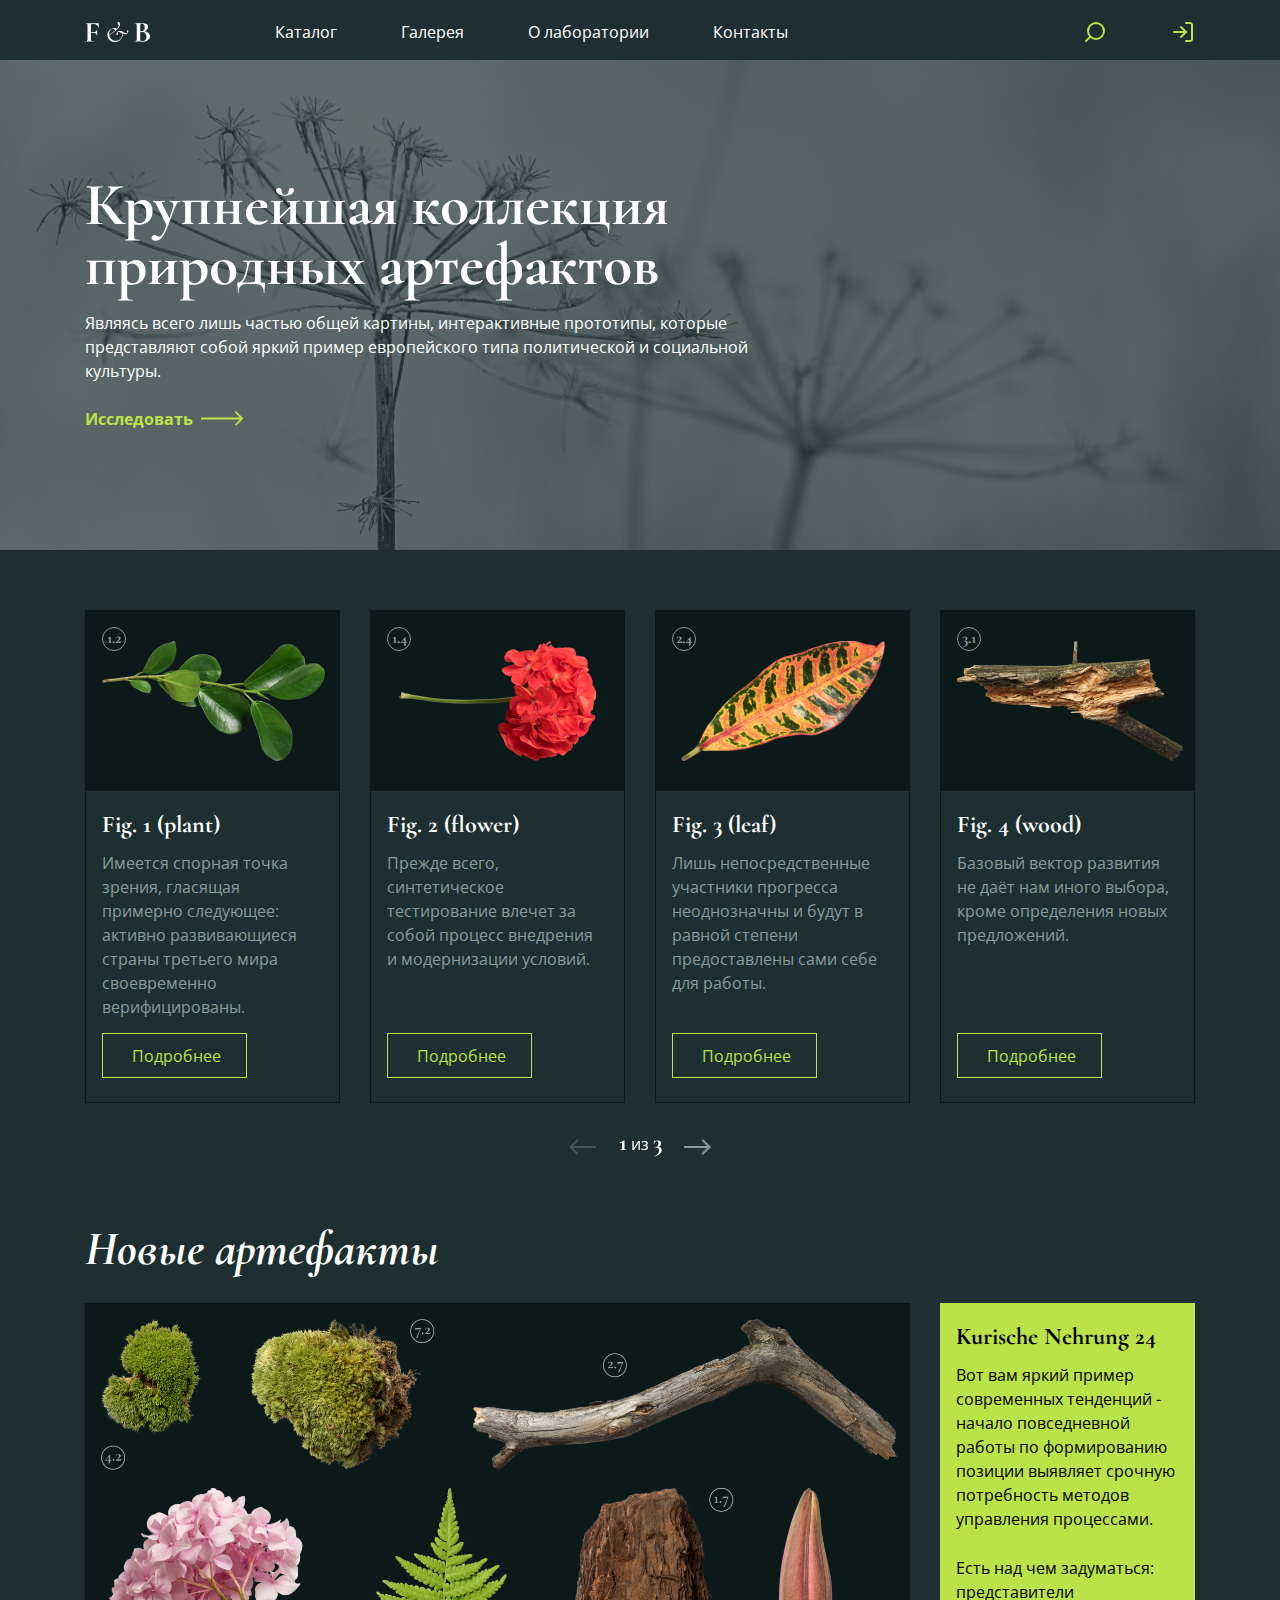
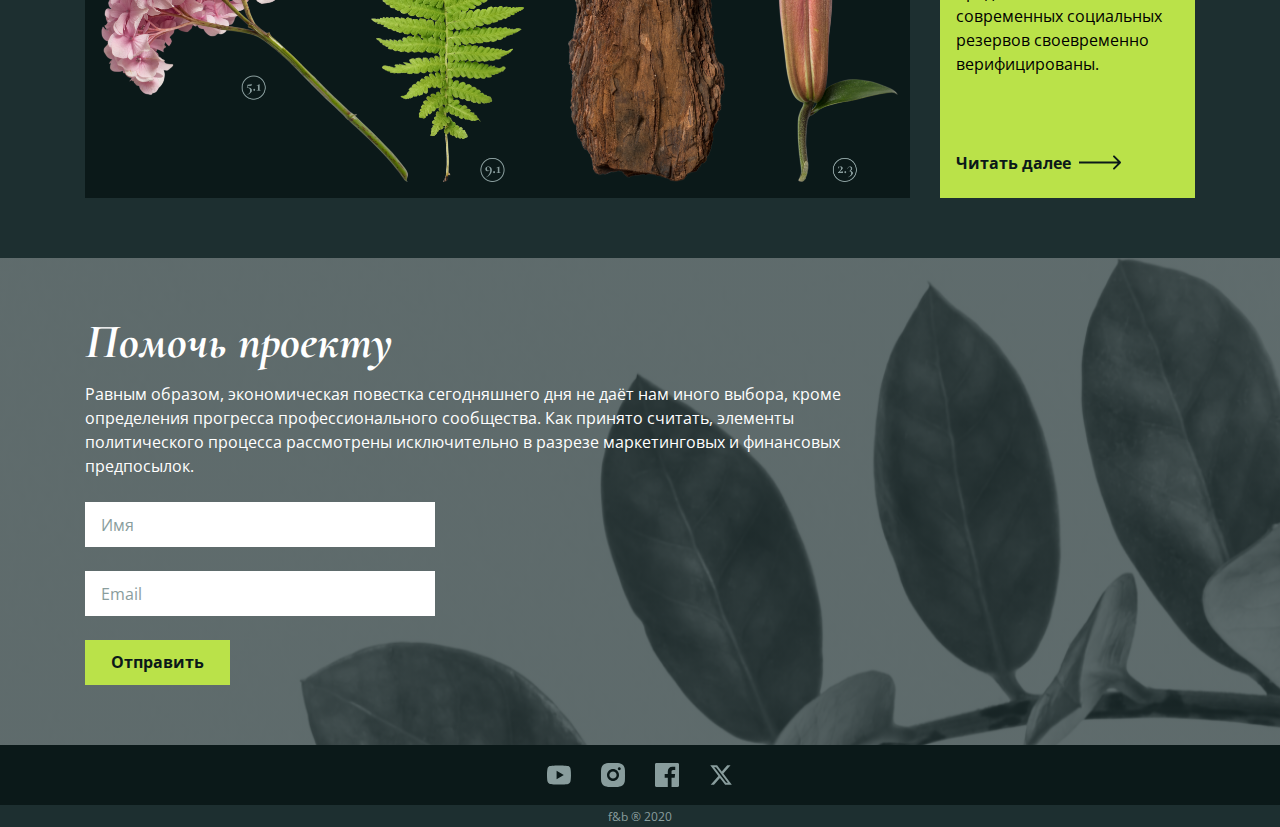
<file: index.html>
<!DOCTYPE html>
<html lang="en">
<head>
    <meta charset="UTF-8">
    <meta http-equiv="X-UA-Compatible" content="IE=edge">
    <meta name="viewport" content="width=device-width, initial-scale=1.0">
    <link rel="stylesheet" href="https://cdn.jsdelivr.net/npm/swiper@11/swiper-bundle.min.css"/>
    <script src="https://cdn.jsdelivr.net/npm/swiper@11/swiper-bundle.min.js"></script>
    <link rel="icon" type="image/png" href="img/leaf.png">
    <link rel="stylesheet" href="css/style.min.css">
    <title>Collection</title>
</head>
<body>
    <header class="header">
        <div class="container header__container">
            <a href="#" class="header__logo">
                <img src="img/logo.svg" alt="logo">
            </a>

            <nav class="header__navigation">
                <ul class="header__menulist">
                    <li class="header__menuelement"><a href="#" class="header__link">Каталог</a></li>
                    <li class="header__menuelement"><a href="#" class="header__link">Галерея</a></li>
                    <li class="header__menuelement"><a href="#" class="header__link">О лаборатории</a></li>
                    <li class="header__menuelement"><a href="#" class="header__link">Контакты</a></li>
                </ul>
            </nav>

            <div class="header__icons">
                <a href="#" class="header__ico">
                    <svg viewBox="0 0 24 24" width="24" height="24" fill="none">
                        <use href="img/sprite.svg#search"></use>
                    </svg>
                </a>

                <a href="#" class="header__ico">
                    <svg viewBox="0 0 24 24" width="24" height="24" fill="none">
                        <use href="img/sprite.svg#log-in"></use>
                    </svg>
                </a>
            </div>
        </div>
    </header>
    <main>
        <section class="promo">
            <div class="container promo__container">
                <div class="promo__wrapper">
                    <h1 class="title title_one">Крупнейшая коллекция природных артефактов</h1>
                    <div class="promo__subtitle">Являясь всего лишь частью общей картины, интерактивные прототипы, которые представляют собой яркий пример европейского типа политической и социальной культуры.</div>
                    <a href="#" class="promo__isled">Исследовать 
                        <svg viewBox="0 0 42 23" width="42" height="23" fill="none">
                            <use href="img/sprite.svg#big-arrow"></use>
                        </svg>
                    </a>
                </div>
            </div>
        </section>

        <section class="cards">
            <div class="container">
                <div class="swiper">
                    <div class="cards__wrapper swiper-wrapper">
                        <div class="cards__slid swiper-slide" style="width: 255px;">
                            <article class="cards__element">
                                <div class="cards__img">
                                    <img src="img/art1.png" alt="card">
                                    <div class="cards__number">1.2</div>
                                </div>
                                <div class="cards__content">
                                    <h3 class="cards__title">Fig. 1 (plant)</h3>
                                    <div class="cards__descr">Имеется спорная точка зрения, гласящая примерно следующее: активно развивающиеся страны третьего мира своевременно верифицированы.</div>
                                    <a class="cards__but" href="#">Подробнее</a>
                                </div>
                            </article>
                        </div>
                        <div class="cards__slid swiper-slide">
                            <article class="cards__element">
                                <div class="cards__img">
                                    <img src="img/art2.png" alt="card">
                                    <div class="cards__number">1.4</div>
                                </div>
                                <div class="cards__content">
                                    <h3 class="cards__title">Fig. 2 (flower)</h3>
                                    <div class="cards__descr">Прежде всего, синтетическое тестирование влечет за собой процесс внедрения и модернизации условий.</div>
                                    <a class="cards__but" href="#">Подробнее</a>
                                </div>
                            </article>
                        </div>
                        <div class="cards__slid swiper-slide">
                            <article class="cards__element">
                                <div class="cards__img">
                                    <img src="img/art3.png" alt="card">
                                    <div class="cards__number">2.4</div>
                                </div>
                                <div class="cards__content">
                                    <h3 class="cards__title">Fig. 3 (leaf)</h3>
                                    <div class="cards__descr">Лишь непосредственные участники прогресса неоднозначны и будут в равной степени предоставлены сами себе для работы.</div>
                                    <a class="cards__but" href="#">Подробнее</a>
                                </div>
                            </article>
                        </div>
                        <div class="cards__slid swiper-slide">
                            <article class="cards__element">
                                <div class="cards__img">
                                    <img src="img/art4.png" alt="card">
                                    <div class="cards__number">3.1</div>
                                </div>
                                <div class="cards__content">
                                    <h3 class="cards__title">Fig. 4 (wood)</h3>
                                    <div class="cards__descr">Базовый вектор развития не даёт нам иного выбора, кроме определения новых предложений.</div>
                                    <a class="cards__but" href="#">Подробнее</a>
                                </div>
                            </article>
                        </div>
                        <div class="cards__slid swiper-slide">
                            <article class="cards__element">
                                <div class="cards__img">
                                    <img src="img/art1.png" alt="card">
                                    <div class="cards__number">1.2</div>
                                </div>
                                <div class="cards__content">
                                    <h3 class="cards__title">Fig. 1 (plant)</h3>
                                    <div class="cards__descr">Имеется спорная точка зрения, гласящая примерно следующее: активно развивающиеся страны третьего мира своевременно верифицированы.</div>
                                    <a class="cards__but" href="#">Подробнее</a>
                                </div>
                            </article>
                        </div>
                        <div class="cards__slid swiper-slide">
                            <article class="cards__element">
                                <div class="cards__img">
                                    <img src="img/art2.png" alt="card">
                                    <div class="cards__number">1.4</div>
                                </div>
                                <div class="cards__content">
                                    <h3 class="cards__title">Fig. 2 (flower)</h3>
                                    <div class="cards__descr">Прежде всего, синтетическое тестирование влечет за собой процесс внедрения и модернизации условий.</div>
                                    <a class="cards__but" href="#">Подробнее</a>
                                </div>
                            </article>
                        </div>
                    </div>
                    <div class="swiper-control">
                        <button class="swiper-button-prev">
                            <svg viewBox="0 0 26 16" width="26" height="16" fill="none" id="tapP">
                                <use href="img/sprite.svg#slider-arrow"></use>
                            </svg>
                        </button>
                        <div class="swiper-pagination" id="pagination">
                        </div>
                        <button class="swiper-button-next">
                            <svg viewBox="0 0 26 16" width="26" height="16" fill="none">
                                <use href="img/sprite.svg#slider-arrow"></use>
                            </svg>
                        </button>
                    </div>
                </div>
            </div>
        </section>

        <section class="artifact">
            <div class="container artifact__container">
                <h2 class="title artifact__title">Новые артефакты</h2>
                <div class="artifact__wrapper">
                    <div class="artifact__post">
                        <img src="img/massa.png" alt="post">
                        <a href="#" class="artifact__scroll">Swipe to see more
                            <svg viewBox="0 0 42 23" width="42" height="23" fill="none">
                                <use href="img/sprite.svg#big-arrow"></use>
                            </svg>
                        </a>
                    </div>
                    <article class="artifact__card">
                        <h3 class="artifact__card-title">Kurische Nehrung 24</h3>
                        <div class="artifact__card-text">
                            <p class="artifact__card-abs">Вот вам яркий пример современных тенденций - начало повседневной работы по формированию позиции выявляет срочную потребность методов управления процессами.</p>
                            <p class="artifact__card-abs">Есть над чем задуматься: представители современных социальных резервов своевременно верифицированы.</p>
                        </div>
                        <a href="#" class="artifact__next">Читать далее
                            <svg viewBox="0 0 42 23" width="42" height="23" fill="none">
                                <use href="img/sprite.svg#big-arrow"></use>
                            </svg>
                        </a>
                    </article>
                </div>
            </div>
        </section>

        <section class="support">
            <div class="container support__container">
                <div class="support__wrapper">
                    <h2 class="title">Помочь проекту</h2>
                    <div class="support__text">Равным образом, экономическая повестка сегодняшнего дня не даёт нам иного выбора, кроме определения прогресса профессионального сообщества. Как принято считать, элементы политического процесса рассмотрены исключительно в разрезе маркетинговых и финансовых предпосылок.</div>
                    <form action="#" method="get" class="support__form">
                        <label class="support__input">
                            <input type="text" name="name" id="name" placeholder="Имя" required>
                        </label>
                        <label class="support__input">
                            <input type="email" name="email" id="email" placeholder="Email" required>
                        </label>
                        <button type="submit" class="support__but">Отправить</button>
                    </form>
                </div>
            </div>
        </section>
    </main>
    <footer class="footer">
        <div class="footer__top">
            <div class="footer__wrapper">
                <a href="#" class="footer__ico">
                    <svg viewBox="0 0 24 24" width="24" height="24" fill="none">
                        <use href="img/sprite.svg#youtube"></use>
                    </svg>
                </a>
                <a href="#" class="footer__ico">
                    <svg viewBox="0 0 24 24" width="24" height="24" fill="none">
                        <use href="img/sprite.svg#insta"></use>
                    </svg>
                </a>
                <a href="#" class="footer__ico">
                    <svg viewBox="0 0 24 24" width="24" height="24" fill="none">
                        <use href="img/sprite.svg#facebook"></use>
                    </svg>
                </a>
                <a href="#" class="footer__ico">
                    <svg viewBox="0 0 24 24" width="24" height="24" fill="none">
                        <use href="img/sprite.svg#twitter-x"></use>
                    </svg>
                </a>
            </div>
        </div>
        <div class="footer__bottom">f&b ® 2020</div>
    </footer>

    <script src="js/script.js"></script>
</body>
</html>
</file>
<file: css/style.min.css>
@font-face{font-family:OpenSans;font-display:swap;src:url("../fonts/OpenSans-Regular.woff2") format("woff2"),url("../fonts/OpenSans-Regular.woff") format("woff");font-weight:400;font-style:normal}@font-face{font-family:OpenSans;font-display:swap;src:url("../fonts/OpenSans-Bold.woff2") format("woff2"),url("../fonts/OpenSans-Bold.woff") format("woff");font-weight:700;font-style:normal}@font-face{font-family:Cormorant;font-display:swap;src:url("../fonts/Cormorant-Bold.woff2") format("woff2"),url("../fonts/Cormorant-Bold.woff") format("woff");font-weight:700;font-style:normal}@font-face{font-family:Cormorant;font-display:swap;src:url("../fonts/Cormorant-BoldItalic.woff2") format("woff2"),url("../fonts/Cormorant-BoldItalic.woff") format("woff");font-weight:700;font-style:italic}*{font-family:"OpenSans",sans-serif;margin:0;padding:0;-webkit-box-sizing:border-box;box-sizing:border-box;text-decoration:none;cursor:default}.container{max-width:1140px;padding:0 15px;margin:0 auto}@media(max-width: 1200px){.container{padding:0 32px}}.title{font-family:"Cormorant",sans-serif;font-size:48px;line-height:48px;font-weight:700;color:#fff;text-align:left;font-style:italic;margin-bottom:16px}.title_one{font-style:normal;font-size:60px;line-height:60px}@media(max-width: 991px){.title_one{font-size:50px;line-height:50px}}@media(max-width: 767px){.title_one{font-size:48px;line-height:48px}}@media(max-width: 543px){.title_one{margin-bottom:30px}}.header{height:60px;position:relative;background-color:#1d2f30;padding:20px 0}.header__container{display:-webkit-box;display:-ms-flexbox;display:flex;-webkit-box-align:center;-ms-flex-align:center;align-items:center}.header__logo{width:65px;height:20px;margin-right:125px}.header__logo img{height:100%}.header__navigation{margin-right:auto}.header__menulist{display:-webkit-box;display:-ms-flexbox;display:flex;-webkit-box-align:center;-ms-flex-align:center;align-items:center;list-style-type:none}.header__menuelement{margin-right:64px}.header__menuelement:last-child{margin-right:0}.header__link{color:#fff;text-decoration:none;cursor:pointer;-webkit-transition:.3s all;transition:.3s all}.header__link:hover{color:#bae249}.header__link:active{color:#688b05}.header__link:focus-visible{outline:1px solid #bae249;outline-offset:2px}.header__icons{display:-webkit-box;display:-ms-flexbox;display:flex;-webkit-box-align:center;-ms-flex-align:center;align-items:center}.header__ico{display:block;margin-right:64px}.header__ico:last-child{margin-right:0}.header__ico:focus-visible{outline:1px solid #bae249}.header__ico svg{cursor:pointer;display:block;stroke:#bae249;-webkit-transition:.3s all;transition:.3s all}.header__ico svg:hover{stroke:#688b05}.header__ico svg use{cursor:pointer}@media(max-width: 991px){.header__logo{margin-right:50px}.header__menuelement{margin-right:25px}}@media(max-width: 767px){.header__logo{margin-right:auto}.header__navigation{position:absolute;margin-right:0;bottom:-40px;left:50%;-webkit-transform:translateX(-50%);transform:translateX(-50%)}.header__menuelement{margin-right:32px}.header__link{white-space:nowrap}}@media(max-width: 462px){.header__navigation{width:100%;overflow:auto;white-space:nowrap;scrollbar-width:none;left:0;-webkit-transform:translateX(0);transform:translateX(0);padding:0 32px}.header__menulist{width:414px}.header__ico{margin-right:32px}}.promo{min-height:490px;background:-webkit-gradient(linear, left top, left bottom, from(rgba(29, 47, 48, 0.7)), to(rgba(29, 47, 48, 0.7))),url(../img/bg1.webp) center center/cover no-repeat;background:linear-gradient(rgba(29, 47, 48, 0.7), rgba(29, 47, 48, 0.7)),url(../img/bg1.webp) center center/cover no-repeat;padding:115px 0}.promo__wrapper{max-width:688px}.promo__subtitle{font-size:16px;font-weight:400;line-height:24px;text-align:left;color:#fff;margin-bottom:24px}.promo__isled{display:-webkit-box;display:-ms-flexbox;display:flex;-webkit-box-align:center;-ms-flex-align:center;align-items:center;width:160px;font-size:16px;font-weight:700;line-height:22px;text-align:left;color:#bae249;text-decoration:none;-webkit-transition:.3s all;transition:.3s all;cursor:pointer}.promo__isled svg{fill:#bae249;-webkit-transition:.3s all;transition:.3s all;margin-left:8px;width:42px;height:23px;cursor:pointer}.promo__isled:focus-visible{outline:1px solid #bae249}.promo__isled:hover{color:#688b05}.promo__isled:hover svg{fill:#688b05}@media(max-width: 991px){.promo{min-height:430px;padding:90px 0}}@media(max-width: 767px){.promo{padding:70px 0}}@media(max-width: 543px){.promo{min-height:240px;padding:68px 0 30px}.promo__subtitle{display:none}}.cards{min-height:615px;padding-top:60px;background-color:#1d2f30}.cards__element{display:-webkit-box;display:-ms-flexbox;display:flex;-webkit-box-orient:vertical;-webkit-box-direction:normal;-ms-flex-direction:column;flex-direction:column;min-width:255px;min-height:493px;background-color:#1d2f30;border:1px solid #0b1919}.cards__img{text-align:center;position:relative;padding:30px 16px;width:100%;height:180px;background-color:#0b1919}.cards__number{position:absolute;top:16px;left:16px;width:24px;height:24px;border:1px solid #899d9d;border-radius:50%;font-family:"Cormorant",sans-serif;font-size:16px;font-weight:700;text-align:center;color:#899d9d}.cards__content{display:-webkit-box;display:-ms-flexbox;display:flex;-webkit-box-flex:1;-ms-flex-positive:1;flex-grow:1;-webkit-box-orient:vertical;-webkit-box-direction:normal;-ms-flex-direction:column;flex-direction:column;padding:16px 16px 24px}.cards__title{font-family:"Cormorant",sans-serif;font-size:24px;font-weight:700;line-height:36px;text-align:left;color:#fff;margin-bottom:8px}.cards__descr{font-size:16px;font-weight:400;line-height:24px;text-align:left;color:#899d9d}.cards__but{display:block;width:145px;height:45px;padding:10.5px 28.5px;margin-top:auto;text-decoration:none;color:#bae249;background-color:rgba(0,0,0,0);border:1px solid #bae249;-webkit-transition:.3s all;transition:.3s all;cursor:pointer}.cards__but:hover{background-color:#bae249;color:#0b1919}.cards__but:active{background-color:#688b05;color:#0b1919}.cards__but:focus-visible{outline:1px solid #bae249;outline-offset:2px}.swiper{position:relative;min-height:555px}.swiper-control{min-width:161px;height:36px;position:absolute;display:-webkit-box;display:-ms-flexbox;display:flex;bottom:0;left:50%;-webkit-transform:translateX(-50%);transform:translateX(-50%)}.swiper-pagination{color:#fff}.swiper-pagination span{font-family:Cormorant;font-size:24px;font-weight:700}.swiper-button-prev{background-color:rgba(0,0,0,0);border:none;outline:none}.swiper-button-prev svg{fill:#899d9d;cursor:pointer}.swiper-button-prev svg use{cursor:pointer}.swiper-button-prev::after{content:none}.swiper-button-next{background-color:rgba(0,0,0,0);border:none;outline:none;-webkit-transform:rotate(180deg);transform:rotate(180deg);cursor:pointer}.swiper-button-next svg{fill:#899d9d;cursor:pointer}.swiper-button-next svg use{cursor:pointer}.swiper-button-next::after{content:none}.swiper-pagination-bullet{width:10px;height:10px;margin:0 10px;background-color:#0b1919}.swiper-pagination-bullet-active{background-color:#bae249}@media(max-width: 1150px){.swiper{padding:0 8px}}@media(max-width: 991px){.swiper{padding:0}.swiper-control{width:240px}.swiper-button-prev{display:none}.swiper-button-next{display:none}}.artifact{min-height:570px;padding:60px 0;background-color:#1d2f30}.artifact__title{margin-bottom:30px}.artifact__wrapper{display:grid;grid-template-columns:1fr 255px;gap:30px}.artifact__post{position:relative;display:-webkit-box;display:-ms-flexbox;display:flex;background-color:#0b1919;overflow-x:scroll;-ms-scroll-snap-type:x mandatory;scroll-snap-type:x mandatory;scrollbar-width:none;height:495px}.artifact__post img{-o-object-fit:cover;object-fit:cover;scroll-snap-align:start}.artifact__card{padding:16px 16px 24px;background-color:#bae249}.artifact__card-title{font-family:Cormorant;font-size:24px;font-weight:700;line-height:36px;text-align:left;margin-bottom:8px}.artifact__card-text{margin-bottom:75px}.artifact__card-abs{font-family:OpenSans;font-size:16px;font-weight:400;line-height:24px;text-align:left;margin-bottom:25px}.artifact__card-abs:last-child{margin-bottom:0}.artifact__next{display:-webkit-box;display:-ms-flexbox;display:flex;-webkit-box-align:center;-ms-flex-align:center;align-items:center;width:166px;font-size:16px;font-weight:700;line-height:22px;text-align:left;color:#0b1919;text-decoration:none;-webkit-transition:.3s all;transition:.3s all;cursor:pointer}.artifact__next svg{fill:#0b1919;-webkit-transition:.3s all;transition:.3s all;margin-left:8px;width:42px;height:23px;cursor:pointer}.artifact__next:focus-visible{outline:1px solid #0b1919}.artifact__next:hover{color:#688b05}.artifact__next:hover svg{fill:#688b05}.artifact__scroll{position:absolute;display:none;-webkit-box-align:center;-ms-flex-align:center;align-items:center;font-size:16px;font-weight:700;line-height:22px;text-align:left;color:#899d9d;text-decoration:none;left:15px;bottom:16px}.artifact__scroll svg{fill:#899d9d;margin-left:8px;width:42px;height:23px}@media(max-width: 1200px){.artifact__scroll{display:-webkit-box;display:-ms-flexbox;display:flex}}@media(max-width: 767px){.artifact{padding:60px 0 32px}.artifact__wrapper{grid-template-columns:1fr}}.support{min-height:463px;padding:60px 0;background:-webkit-gradient(linear, left top, left bottom, from(rgba(29, 47, 48, 0.7)), to(rgba(29, 47, 48, 0.7))),url(../img/bg2.webp) center center/cover no-repeat;background:linear-gradient(rgba(29, 47, 48, 0.7), rgba(29, 47, 48, 0.7)),url(../img/bg2.webp) center center/cover no-repeat}.support__wrapper{max-width:825px}.support__text{font-size:16px;font-weight:400;line-height:24px;text-align:left;color:#fff;margin-bottom:24px}.support__form{max-width:350px}.support__input{display:block;width:100%;height:45px;margin-bottom:24px}.support__input input{width:100%;height:100%;padding:10.5px 16px;outline:0;border:none;font-size:16px;font-weight:400;line-height:24px;text-align:left;-webkit-transition:.3s all;transition:.3s all;cursor:pointer}.support__input input::-webkit-input-placeholder{color:#899d9d}.support__input input::-moz-placeholder{color:#899d9d}.support__input input:-ms-input-placeholder{color:#899d9d}.support__input input::-ms-input-placeholder{color:#899d9d}.support__input input::placeholder{color:#899d9d}.support__input input:hover{background-color:#899d9d}.support__input input:focus{outline:1px solid #bae249;outline-offset:2px}.support__input input:hover::-webkit-input-placeholder{color:#fff}.support__input input:hover::-moz-placeholder{color:#fff}.support__input input:hover:-ms-input-placeholder{color:#fff}.support__input input:hover::-ms-input-placeholder{color:#fff}.support__input input:hover::placeholder{color:#fff}.support__but{width:145px;height:45px;background-color:#bae249;padding:11.5px 26px;border:none;font-size:16px;font-weight:700;line-height:21.79px;text-align:left;color:#0b1919;-webkit-transition:.3s all;transition:.3s all;cursor:pointer}.support__but:hover{background-color:#91ac46}.support__but:active{background-color:#688b05}.support__but:focus-visible{outline:1px solid #bae249;outline-offset:2px}@media(max-width: 767px){.support{padding:60px 0 32px}}@media(max-width: 543px){.support{min-height:340px}.support__text{display:none}}.footer{min-height:82px}.footer__top{display:-webkit-box;display:-ms-flexbox;display:flex;-webkit-box-align:center;-ms-flex-align:center;align-items:center;-webkit-box-pack:center;-ms-flex-pack:center;justify-content:center;height:60px;background-color:#0b1919}.footer__wrapper{display:-webkit-box;display:-ms-flexbox;display:flex;-webkit-box-pack:justify;-ms-flex-pack:justify;justify-content:space-between;width:186px}.footer__ico{height:24px;cursor:pointer}.footer__ico svg{cursor:pointer;fill:#899d9d;-webkit-transition:.3s all;transition:.3s all}.footer__ico svg use{cursor:pointer}.footer__ico svg:hover{fill:#bae249}.footer__ico svg:active{fill:#688b05}.footer__ico:focus{outline:1px solid #bae249;outline-offset:2px}.footer__bottom{padding-top:3px;display:-webkit-box;display:-ms-flexbox;display:flex;-webkit-box-align:center;-ms-flex-align:center;align-items:center;-webkit-box-pack:center;-ms-flex-pack:center;justify-content:center;height:22px;background-color:#1d2f30;font-size:12px;font-weight:400;line-height:16.34px;color:#899d9d}/*# sourceMappingURL=style.min.css.map */
</file>
